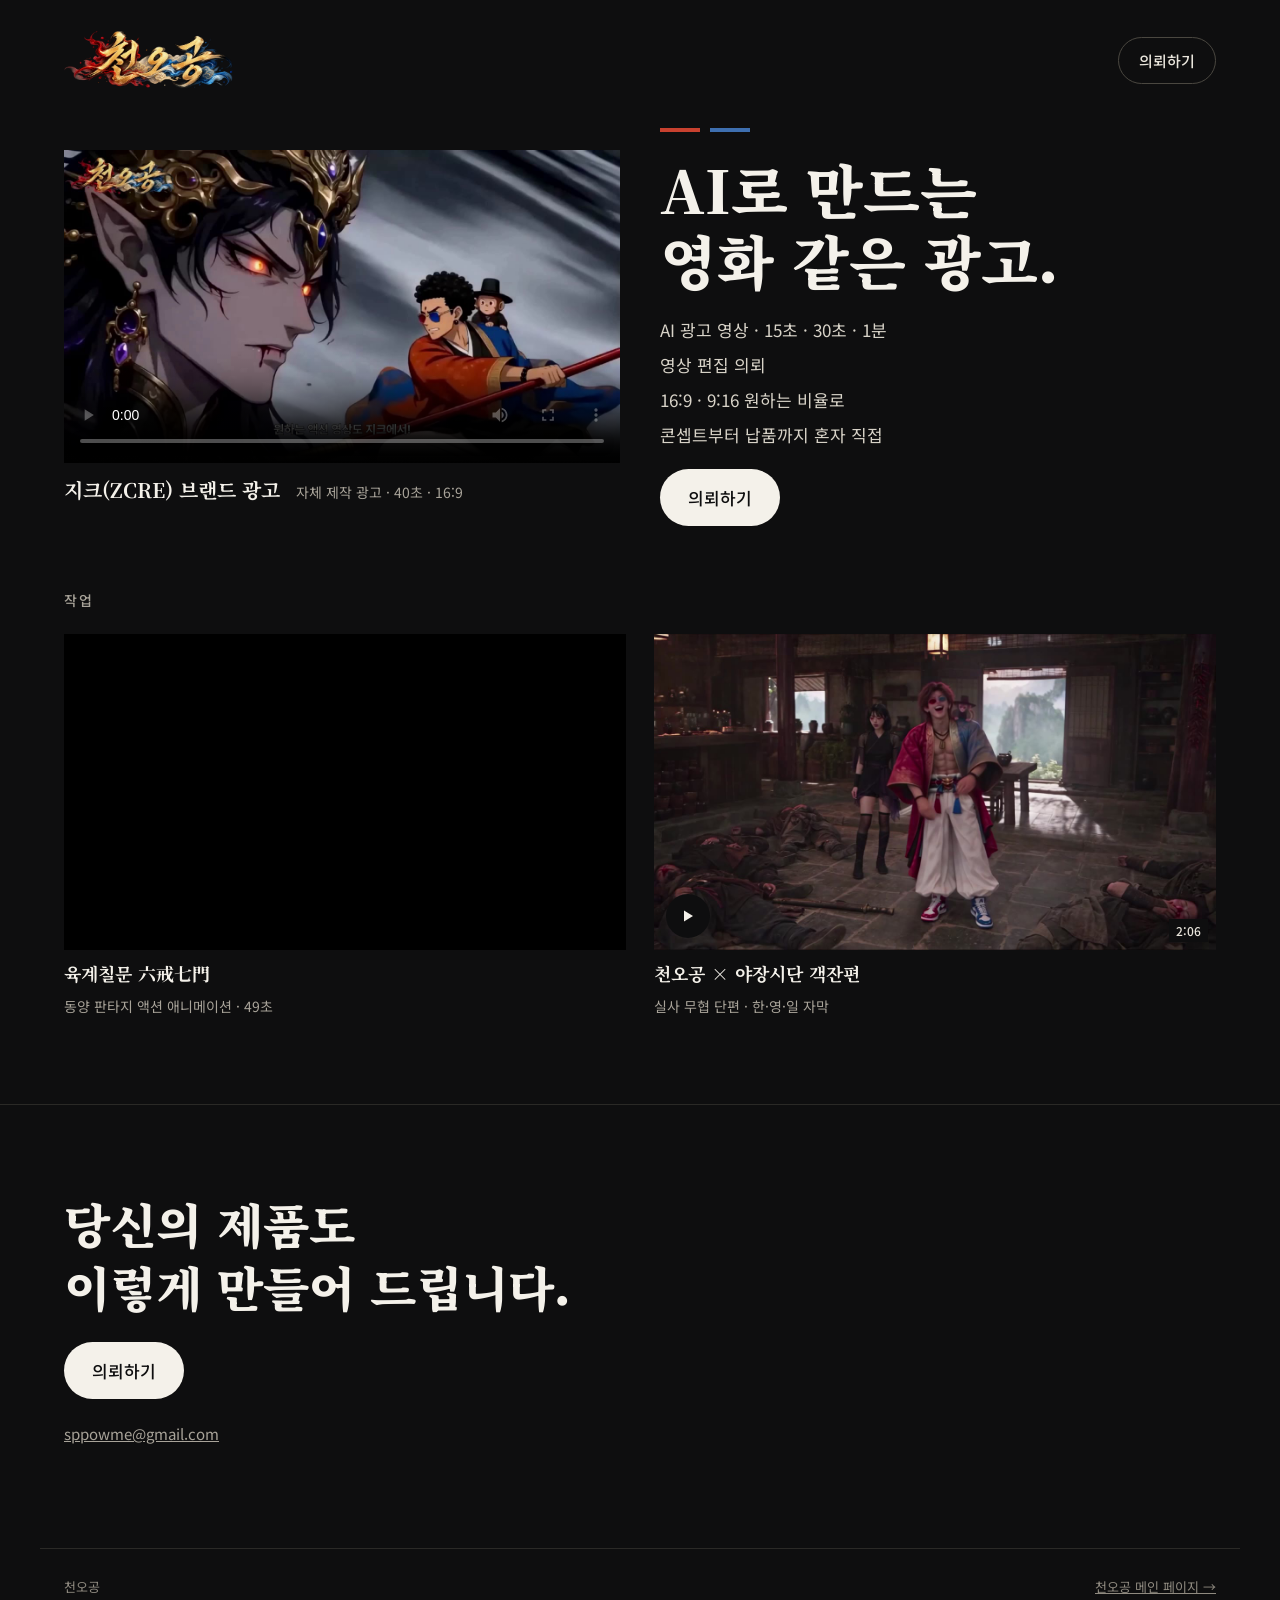
<file: index.html>
<!DOCTYPE html>
<html lang="ko"><head><meta charset="utf-8"><meta name="viewport" content="width=device-width,initial-scale=1">
<title>천오공 · AI 광고 영상</title><meta name="description" content="AI로 만드는 영화 같은 광고. 15초·30초·1분 광고와 영상 편집 의뢰.">
<meta property="og:title" content="천오공 · AI 광고 영상"><meta property="og:description" content="AI로 만드는 영화 같은 광고. 15초·30초·1분 광고와 영상 편집 의뢰."><meta property="og:image" content="img/thumb_yajang.jpg"><meta property="og:type" content="website">
<link rel="preconnect" href="https://fonts.googleapis.com"><link rel="preconnect" href="https://fonts.gstatic.com" crossorigin>
<link href="https://fonts.googleapis.com/css2?family=Noto+Serif+KR:wght@500;700;900&family=Noto+Sans+KR:wght@400;500;700&display=swap" rel="stylesheet">
<link rel="stylesheet" href="style.css?v=3"></head><body>
<header class="top wrap" style="max-width:1200px"><a class="logo" href="index.html"><img src="img/logo.webp" alt="천오공" style="height:64px;width:auto;display:block"></a><button type="button" class="pill ghost" data-open-ask>의뢰하기</button></header>
<section class="wrap" style="max-width:1200px;padding-top:8px;padding-bottom:64px;display:grid;grid-template-columns:repeat(auto-fit,minmax(min(100%,460px),1fr));gap:40px;align-items:center">
<div style="display:flex;flex-direction:column;gap:12px"><video class="own" controls preload="metadata" playsinline poster="img/thumb_zik.jpg" src="media/zik.mp4" aria-label="지크 ZCRE 브랜드 광고"></video><div style="display:flex;flex-wrap:wrap;gap:6px 16px;align-items:baseline"><span class="serif" style="font-weight:700;font-size:20px;color:#F4F1EA">지크(ZCRE) 브랜드 광고</span><span style="font-size:14px;color:#A8A399">자체 제작 광고 · 40초 · 16:9</span></div></div>
<div style="display:flex;flex-direction:column;gap:22px"><div class="bars" aria-hidden="true"><span style="background:#C8412F"></span><span style="background:#3E6FB0"></span></div>
<h1 class="serif" style="margin:0;font-weight:900;font-size:clamp(36px,4.6vw,60px);line-height:1.2;color:#F4F1EA">AI로 만드는<br>영화 같은 광고.</h1>
<ul style="margin:0;padding:0;list-style:none;display:flex;flex-direction:column;gap:10px;font-size:17px;color:#D8D3C8">
<li>AI 광고 영상 · 15초 · 30초 · 1분</li><li>영상 편집 의뢰</li><li>16:9 · 9:16 원하는 비율로</li><li>콘셉트부터 납품까지 혼자 직접</li></ul>
<div style="display:flex;flex-wrap:wrap;gap:12px;align-items:center"><button type="button" class="pill" data-open-ask>의뢰하기</button></div>
</div></section>
<section class="wrap" style="max-width:1200px;padding-bottom:88px;display:flex;flex-direction:column;gap:24px"><h2 class="label">작업</h2>
<div style="display:grid;grid-template-columns:repeat(auto-fit,minmax(min(100%,300px),1fr));gap:28px">
<div style="display:flex;flex-direction:column;gap:10px"><div class="yt"><iframe src="https://www.youtube.com/embed/lMTQRvzOyJk?rel=0&playsinline=1" title="육계칠문" loading="lazy" allow="encrypted-media; picture-in-picture; fullscreen" allowfullscreen></iframe></div><span class="serif" style="font-weight:700;font-size:18px;color:#F4F1EA">육계칠문 六戒七門</span><span style="font-size:14px;color:#A8A399">동양 판타지 액션 애니메이션 · 49초</span></div>
<div style="display:flex;flex-direction:column;gap:10px"><a class="yt" href="https://www.youtube.com/watch?v=j1--AyRVN_k" target="_blank" rel="noopener" aria-label="천오공 × 야장시단 객잔편 유튜브에서 보기"><img src="img/thumb_yajang.jpg" alt="" loading="lazy"><span class="play" aria-hidden="true"><svg width="16" height="16" viewBox="0 0 16 16"><path d="M4 2.5v11l9-5.5z" fill="#F4F1EA"/></svg></span><span class=len>2:06</span></a><span class="serif" style="font-weight:700;font-size:18px;color:#F4F1EA">천오공 × 야장시단 객잔편</span><span style="font-size:14px;color:#A8A399">실사 무협 단편 · 한·영·일 자막</span></div>
</div></section>
<section class="sec"><div class="wrap" style="max-width:1200px;padding-top:88px;padding-bottom:104px;display:flex;flex-direction:column;gap:24px;align-items:flex-start">
<h2 class="serif" style="margin:0;font-weight:900;font-size:clamp(30px,4vw,48px);line-height:1.3;color:#F4F1EA">당신의 제품도<br>이렇게 만들어 드립니다.</h2>
<button type="button" class="pill" data-open-ask>의뢰하기</button><a href="https://mail.google.com/mail/?view=cm&amp;fs=1&amp;to=sppowme@gmail.com&amp;su=%EA%B4%91%EA%B3%A0%20%EC%98%81%EC%83%81%20%EC%9D%98%EB%A2%B0" target="_blank" rel="noopener" style="font-size:15px;color:#A8A399">sppowme@gmail.com</a></div></section>
<dialog id="ask" aria-labelledby="ask-title" style="background:#161618;color:#E9E5DC;border:1px solid #3A3833;border-radius:16px;padding:32px;max-width:440px;width:calc(100% - 32px)">
<h2 id="ask-title" class="serif" style="margin:0 0 8px;font-weight:900;font-size:26px;color:#F4F1EA">어떻게 의뢰할까요?</h2>
<p style="margin:0 0 24px;font-size:15px;color:#A8A399">먼저 물어보거나, 바로 결제하고 시작하세요.</p>
<div style="display:flex;flex-direction:column;gap:12px">
<a class="pill ghost" href="https://mail.google.com/mail/?view=cm&amp;fs=1&amp;to=sppowme@gmail.com&amp;su=%EA%B4%91%EA%B3%A0%20%EC%98%81%EC%83%81%20%EC%9D%98%EB%A2%B0" target="_blank" rel="noopener" style="justify-content:center">메일로 먼저 문의 · sppowme@gmail.com</a>
<span class="pill" aria-disabled="true" style="justify-content:center;opacity:.45;cursor:not-allowed">결제하고 바로 의뢰 · 준비 중</span>
</div>
<form method="dialog" style="margin-top:20px;text-align:right"><button style="font:inherit;font-size:14px;background:none;border:0;color:#A8A399;cursor:pointer;min-height:44px">닫기</button></form>
</dialog>
<footer class="wrap" style="max-width:1200px"><span>천오공</span><a href="works.html" style="color:inherit">천오공 메인 페이지 →</a></footer>
<script src="play.js?v=2"></script></body></html>
</file>
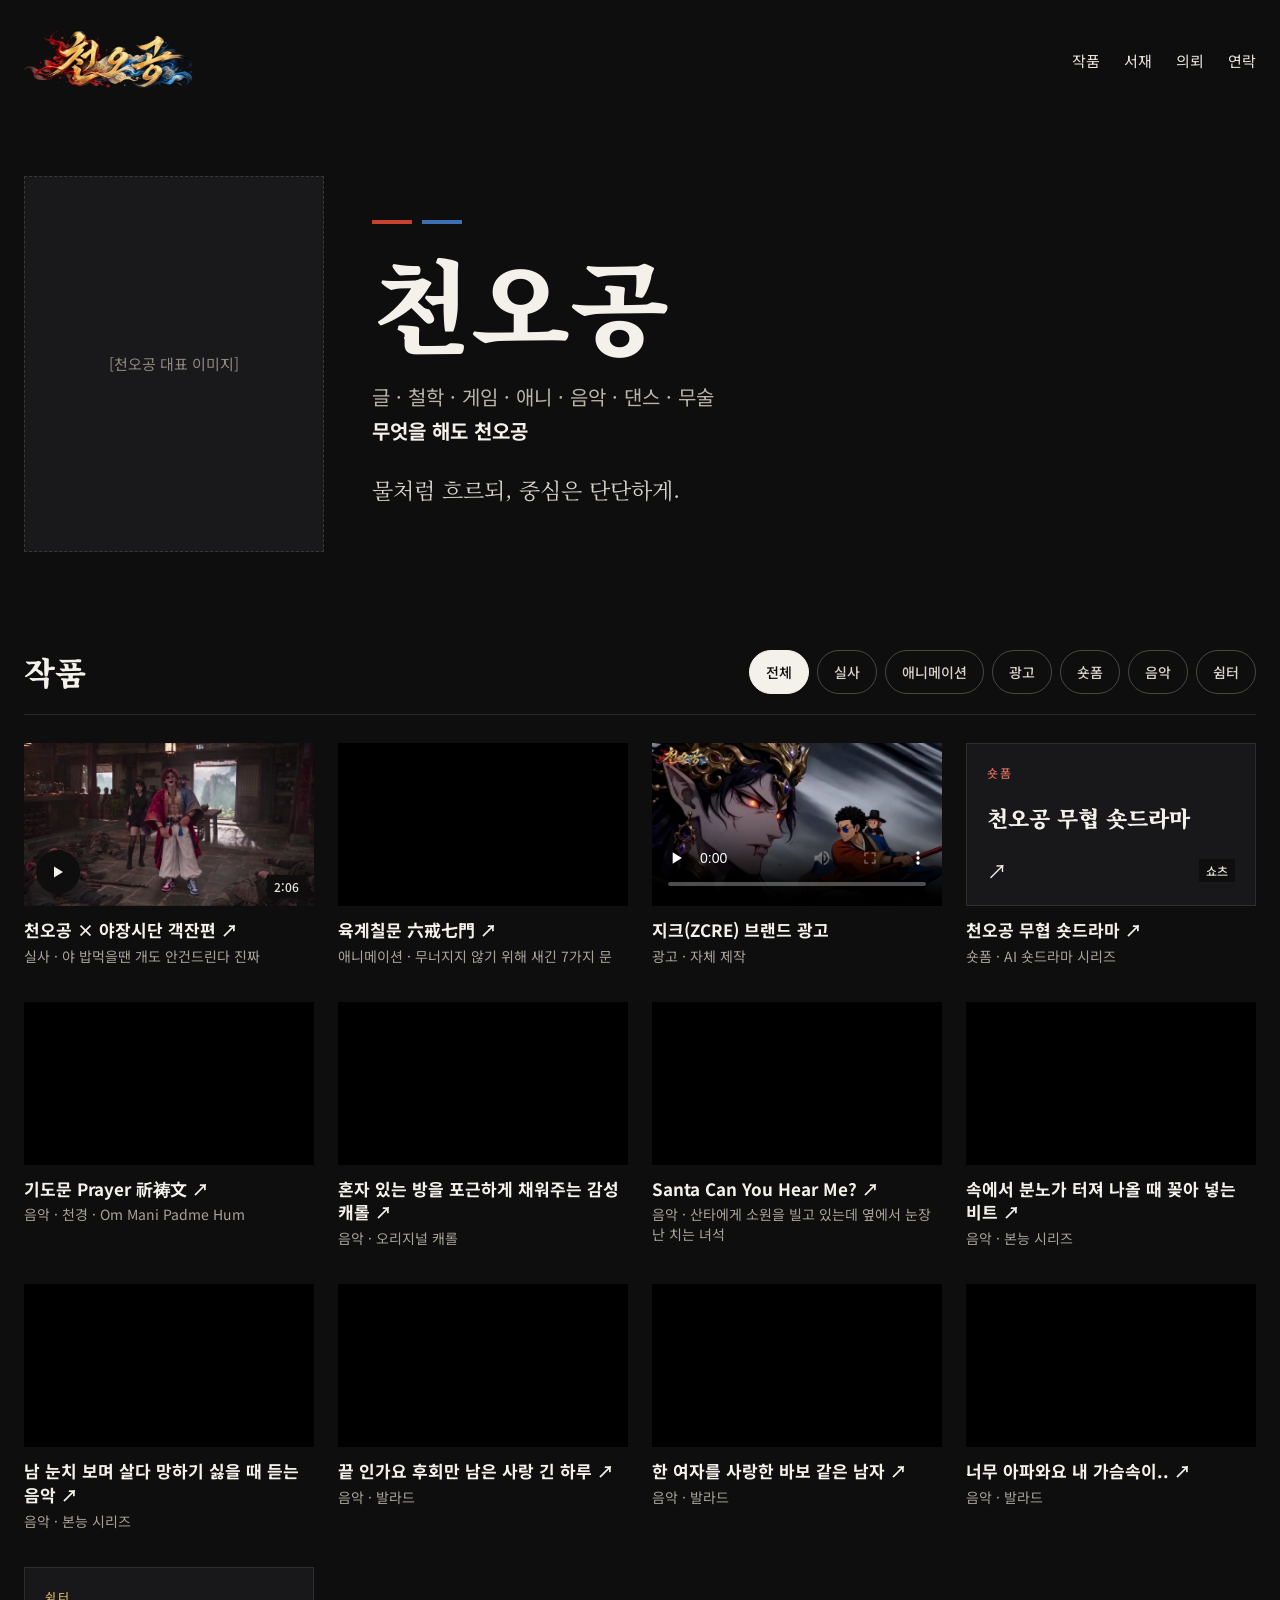
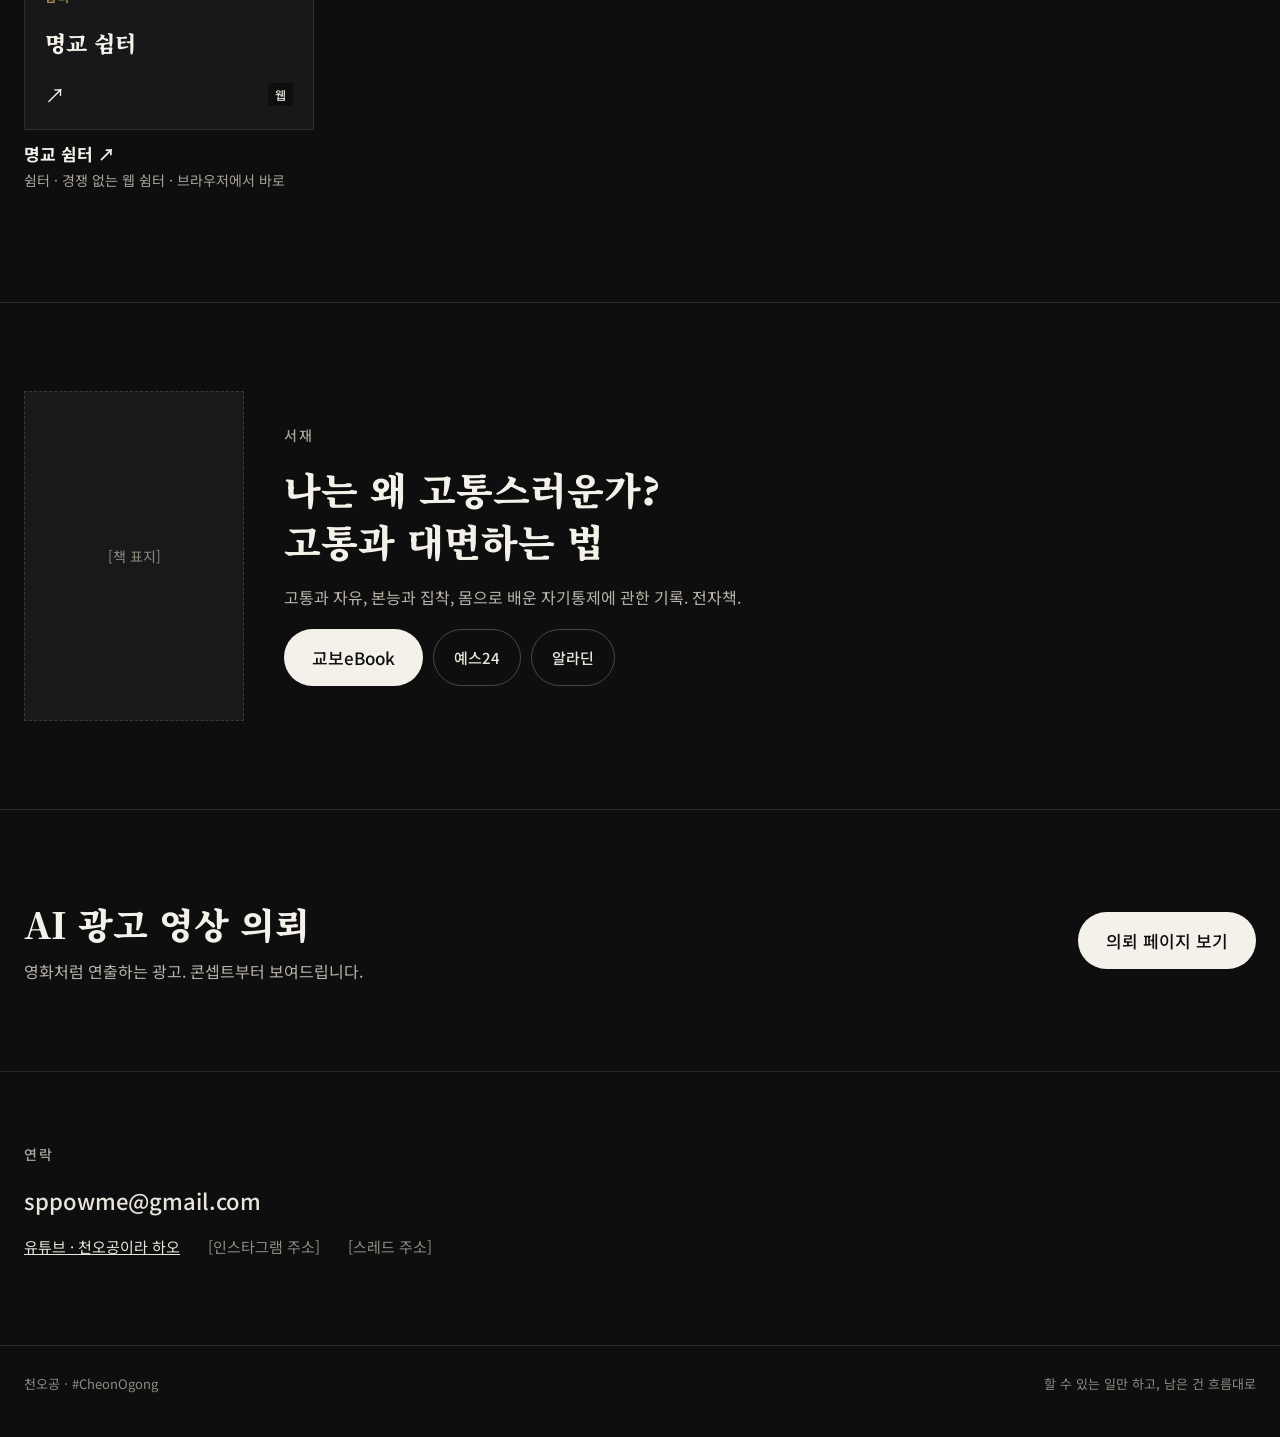
<file: works.html>
<!DOCTYPE html>
<html lang="ko"><head><meta charset="utf-8"><meta name="viewport" content="width=device-width,initial-scale=1">
<title>천오공</title><meta name="description" content="글 · 철학 · 게임 · 애니 · 음악 · 댄스 · 무술 — 무엇을 해도 천오공">
<meta property="og:title" content="천오공"><meta property="og:description" content="글 · 철학 · 게임 · 애니 · 음악 · 댄스 · 무술 — 무엇을 해도 천오공"><meta property="og:image" content="img/thumb_yajang.jpg"><meta property="og:type" content="website">
<link rel="preconnect" href="https://fonts.googleapis.com"><link rel="preconnect" href="https://fonts.gstatic.com" crossorigin>
<link href="https://fonts.googleapis.com/css2?family=Noto+Serif+KR:wght@500;700;900&family=Noto+Sans+KR:wght@400;500;700&display=swap" rel="stylesheet">
<link rel="stylesheet" href="style.css?v=3"></head><body><header class="top wrap"><a class="logo" href="works.html"><img src="img/logo.webp" alt="천오공" style="height:64px;width:auto;display:block"></a><nav aria-label="주요 메뉴"><a href="works.html#works">작품</a><a href="works.html#books">서재</a><a href="index.html">의뢰</a><a href="works.html#contact">연락</a></nav></header>
<section class="wrap" style="padding-top:56px;padding-bottom:72px;display:flex;flex-wrap:wrap;gap:48px;align-items:center">
<div style="flex:1 1 300px;max-width:420px;aspect-ratio:4/5;background:#19191B;border:1px dashed #3A3833;display:flex;align-items:center;justify-content:center"><span style="font-size:15px;color:#8F8A80">[천오공 대표 이미지]</span></div>
<div style="flex:999 1 420px;min-width:0;display:flex;flex-direction:column;gap:24px"><div class="bars" aria-hidden="true"><span style="background:#C8412F"></span><span style="background:#3E6FB0"></span></div>
<h1 class="serif" style="margin:0;font-weight:900;font-size:clamp(52px,8vw,112px);line-height:1.05;color:#F4F1EA">천오공</h1>
<p style="margin:0;font-size:clamp(17px,1.6vw,20px);line-height:1.7;color:#B9B4AA">글 · 철학 · 게임 · 애니 · 음악 · 댄스 · 무술<br><span style="color:#F4F1EA;font-weight:700">무엇을 해도 천오공</span></p>
<p class="serif" style="margin:0;font-size:clamp(18px,1.8vw,22px);line-height:1.6;color:#D8D3C8">물처럼 흐르되, 중심은 단단하게.</p></div></section>
<section id="works" class="wrap" style="padding-top:24px;padding-bottom:112px;display:flex;flex-direction:column;gap:28px">
<div style="display:flex;flex-wrap:wrap;gap:16px;justify-content:space-between;align-items:flex-end;border-bottom:1px solid #2A2926;padding-bottom:20px">
<h2 class="serif" style="margin:0;font-weight:900;font-size:32px;color:#F4F1EA">작품</h2><div class="tabs" role="group" aria-label="분류"><button type="button" data-cat="전체" aria-pressed="true">전체</button><button type="button" data-cat="실사" aria-pressed="false">실사</button><button type="button" data-cat="애니메이션" aria-pressed="false">애니메이션</button><button type="button" data-cat="광고" aria-pressed="false">광고</button><button type="button" data-cat="숏폼" aria-pressed="false">숏폼</button><button type="button" data-cat="음악" aria-pressed="false">음악</button><button type="button" data-cat="쉼터" aria-pressed="false">쉼터</button></div></div>
<div class="grid"><article class="card" data-cat="실사"><a class="yt" href="https://www.youtube.com/watch?v=j1--AyRVN_k" target="_blank" rel="noopener" aria-label="천오공 × 야장시단 객잔편 유튜브에서 보기"><img src="img/thumb_yajang.jpg" alt="" loading="lazy"><span class="play" aria-hidden="true"><svg width="16" height="16" viewBox="0 0 16 16"><path d="M4 2.5v11l9-5.5z" fill="#F4F1EA"/></svg></span><span class=len>2:06</span></a><div style="display:flex;flex-direction:column;gap:4px"><h3><a href="https://www.youtube.com/watch?v=j1--AyRVN_k" target="_blank" rel="noopener">천오공 × 야장시단 객잔편 ↗</a></h3><span class="meta">실사 · 야 밥먹을땐 개도 안건드린다 진짜</span></div></article><article class="card" data-cat="애니메이션"><div class="yt"><iframe src="https://www.youtube.com/embed/lMTQRvzOyJk?rel=0&playsinline=1" title="육계칠문 六戒七門" loading="lazy" allow="encrypted-media; picture-in-picture; fullscreen" allowfullscreen></iframe></div><div style="display:flex;flex-direction:column;gap:4px"><h3><a href="https://www.youtube.com/watch?v=lMTQRvzOyJk" target="_blank" rel="noopener">육계칠문 六戒七門 ↗</a></h3><span class="meta">애니메이션 · 무너지지 않기 위해 새긴 7가지 문</span></div></article><article class="card" data-cat="광고"><video class="own" controls preload="none" playsinline poster="img/thumb_zik.jpg" src="media/zik.mp4" aria-label="지크 ZCRE 브랜드 광고"></video><div style="display:flex;flex-direction:column;gap:4px"><h3>지크(ZCRE) 브랜드 광고</h3><span class="meta">광고 · 자체 제작</span></div></article><article class="card" data-cat="숏폼"><a class="textcard" href="https://www.youtube.com/channel/UCWvJD3z6w89sGG5rWZgM4WA/shorts" target="_blank" rel="noopener"><span style="font-size:12px;font-weight:500;letter-spacing:.14em;color:#D86A5A">숏폼</span><span class="serif" style="font-weight:900;font-size:22px;line-height:1.35;color:#F4F1EA">천오공 무협 숏드라마</span><span style="display:flex;justify-content:space-between;align-items:center"><span aria-hidden="true" style="font-size:20px;color:#F4F1EA">↗</span><span style="font-size:12px;font-weight:500;padding:3px 7px;background:#0E0E0F">쇼츠</span></span></a><div style="display:flex;flex-direction:column;gap:4px"><h3><a href="https://www.youtube.com/channel/UCWvJD3z6w89sGG5rWZgM4WA/shorts" target="_blank" rel="noopener">천오공 무협 숏드라마 ↗</a></h3><span class="meta">숏폼 · AI 숏드라마 시리즈</span></div></article><article class="card" data-cat="음악"><div class="yt"><iframe src="https://www.youtube.com/embed/7zSiomeFgSg?rel=0&playsinline=1" title="기도문 Prayer 祈祷文" loading="lazy" allow="encrypted-media; picture-in-picture; fullscreen" allowfullscreen></iframe></div><div style="display:flex;flex-direction:column;gap:4px"><h3><a href="https://www.youtube.com/watch?v=7zSiomeFgSg" target="_blank" rel="noopener">기도문 Prayer 祈祷文 ↗</a></h3><span class="meta">음악 · 천경 · Om Mani Padme Hum</span></div></article><article class="card" data-cat="음악"><div class="yt"><iframe src="https://www.youtube.com/embed/yKYOIgo-D0A?rel=0&playsinline=1" title="혼자 있는 방을 포근하게 채워주는 감성 캐롤" loading="lazy" allow="encrypted-media; picture-in-picture; fullscreen" allowfullscreen></iframe></div><div style="display:flex;flex-direction:column;gap:4px"><h3><a href="https://www.youtube.com/watch?v=yKYOIgo-D0A" target="_blank" rel="noopener">혼자 있는 방을 포근하게 채워주는 감성 캐롤 ↗</a></h3><span class="meta">음악 · 오리지널 캐롤</span></div></article><article class="card" data-cat="음악"><div class="yt"><iframe src="https://www.youtube.com/embed/JE98q93B8ns?rel=0&playsinline=1" title="Santa Can You Hear Me?" loading="lazy" allow="encrypted-media; picture-in-picture; fullscreen" allowfullscreen></iframe></div><div style="display:flex;flex-direction:column;gap:4px"><h3><a href="https://www.youtube.com/watch?v=JE98q93B8ns" target="_blank" rel="noopener">Santa Can You Hear Me? ↗</a></h3><span class="meta">음악 · 산타에게 소원을 빌고 있는데 옆에서 눈장난 치는 녀석</span></div></article><article class="card" data-cat="음악"><div class="yt"><iframe src="https://www.youtube.com/embed/KmuTbog3iMI?rel=0&playsinline=1" title="속에서 분노가 터져 나올 때 꽂아 넣는 비트" loading="lazy" allow="encrypted-media; picture-in-picture; fullscreen" allowfullscreen></iframe></div><div style="display:flex;flex-direction:column;gap:4px"><h3><a href="https://www.youtube.com/watch?v=KmuTbog3iMI" target="_blank" rel="noopener">속에서 분노가 터져 나올 때 꽂아 넣는 비트 ↗</a></h3><span class="meta">음악 · 본능 시리즈</span></div></article><article class="card" data-cat="음악"><div class="yt"><iframe src="https://www.youtube.com/embed/R8m70svWlbU?rel=0&playsinline=1" title="남 눈치 보며 살다 망하기 싫을 때 듣는 음악" loading="lazy" allow="encrypted-media; picture-in-picture; fullscreen" allowfullscreen></iframe></div><div style="display:flex;flex-direction:column;gap:4px"><h3><a href="https://www.youtube.com/watch?v=R8m70svWlbU" target="_blank" rel="noopener">남 눈치 보며 살다 망하기 싫을 때 듣는 음악 ↗</a></h3><span class="meta">음악 · 본능 시리즈</span></div></article><article class="card" data-cat="음악"><div class="yt"><iframe src="https://www.youtube.com/embed/7qQgBXFMs0c?rel=0&playsinline=1" title="끝 인가요 후회만 남은 사랑 긴 하루" loading="lazy" allow="encrypted-media; picture-in-picture; fullscreen" allowfullscreen></iframe></div><div style="display:flex;flex-direction:column;gap:4px"><h3><a href="https://www.youtube.com/watch?v=7qQgBXFMs0c" target="_blank" rel="noopener">끝 인가요 후회만 남은 사랑 긴 하루 ↗</a></h3><span class="meta">음악 · 발라드</span></div></article><article class="card" data-cat="음악"><div class="yt"><iframe src="https://www.youtube.com/embed/oVlJdjCtu1A?rel=0&playsinline=1" title="한 여자를 사랑한 바보 같은 남자" loading="lazy" allow="encrypted-media; picture-in-picture; fullscreen" allowfullscreen></iframe></div><div style="display:flex;flex-direction:column;gap:4px"><h3><a href="https://www.youtube.com/watch?v=oVlJdjCtu1A" target="_blank" rel="noopener">한 여자를 사랑한 바보 같은 남자 ↗</a></h3><span class="meta">음악 · 발라드</span></div></article><article class="card" data-cat="음악"><div class="yt"><iframe src="https://www.youtube.com/embed/2MunT8QskQ4?rel=0&playsinline=1" title="너무 아파와요 내 가슴속이.." loading="lazy" allow="encrypted-media; picture-in-picture; fullscreen" allowfullscreen></iframe></div><div style="display:flex;flex-direction:column;gap:4px"><h3><a href="https://www.youtube.com/watch?v=2MunT8QskQ4" target="_blank" rel="noopener">너무 아파와요 내 가슴속이.. ↗</a></h3><span class="meta">음악 · 발라드</span></div></article><article class="card" data-cat="쉼터"><a class="textcard" href="https://myeonggyo-beopdang.mrsss1265.chatgpt.site/" target="_blank" rel="noopener"><span style="font-size:12px;font-weight:500;letter-spacing:.14em;color:#C9A75A">쉼터</span><span class="serif" style="font-weight:900;font-size:22px;line-height:1.35;color:#F4F1EA">명교 쉼터</span><span style="display:flex;justify-content:space-between;align-items:center"><span aria-hidden="true" style="font-size:20px;color:#F4F1EA">↗</span><span style="font-size:12px;font-weight:500;padding:3px 7px;background:#0E0E0F">웹</span></span></a><div style="display:flex;flex-direction:column;gap:4px"><h3><a href="https://myeonggyo-beopdang.mrsss1265.chatgpt.site/" target="_blank" rel="noopener">명교 쉼터 ↗</a></h3><span class="meta">쉼터 · 경쟁 없는 웹 쉼터 · 브라우저에서 바로</span></div></article></div></section>
<section id="books" class="sec"><div class="wrap" style="padding-top:88px;padding-bottom:88px;display:flex;flex-wrap:wrap;gap:40px;align-items:center">
<div style="flex:0 1 220px;aspect-ratio:2/3;background:#19191B;border:1px dashed #3A3833;display:flex;align-items:center;justify-content:center"><span style="font-size:14px;color:#8F8A80">[책 표지]</span></div>
<div style="flex:999 1 360px;min-width:0;display:flex;flex-direction:column;gap:18px;align-items:flex-start"><h2 class="label">서재</h2>
<p class="serif" style="margin:0;font-weight:900;font-size:clamp(26px,3vw,38px);line-height:1.35;color:#F4F1EA">나는 왜 고통스러운가?<br>고통과 대면하는 법</p>
<p style="margin:0;font-size:16px;line-height:1.7;color:#B9B4AA;max-width:560px">고통과 자유, 본능과 집착, 몸으로 배운 자기통제에 관한 기록. 전자책.</p>
<div style="display:flex;flex-wrap:wrap;gap:10px"><a class="pill" href="https://ebook-product.kyobobook.co.kr/dig/epd/ebook/E000011530540" target="_blank" rel="noopener">교보eBook</a><a class="pill ghost" href="https://www.yes24.com/product/goods/147564033" target="_blank" rel="noopener">예스24</a><a class="pill ghost" href="https://www.aladin.co.kr/author/wauthor_overview.aspx?AuthorSearch=@10281443" target="_blank" rel="noopener">알라딘</a></div></div></div></section>
<section class="sec"><div class="wrap" style="padding-top:88px;padding-bottom:88px;display:flex;flex-wrap:wrap;gap:24px;justify-content:space-between;align-items:center">
<div style="display:flex;flex-direction:column;gap:10px"><h2 class="serif" style="margin:0;font-weight:900;font-size:clamp(26px,3vw,36px);color:#F4F1EA">AI 광고 영상 의뢰</h2>
<p style="margin:0;font-size:16px;color:#B9B4AA">영화처럼 연출하는 광고. 콘셉트부터 보여드립니다.</p></div><a class="pill" href="index.html">의뢰 페이지 보기</a></div></section>
<section id="contact" class="sec"><div class="wrap" style="padding-top:72px;padding-bottom:88px;display:flex;flex-direction:column;gap:20px"><h2 class="label">연락</h2>
<a href="https://mail.google.com/mail/?view=cm&amp;fs=1&amp;to=sppowme@gmail.com&amp;su=%EA%B4%91%EA%B3%A0%20%EC%98%81%EC%83%81%20%EC%9D%98%EB%A2%B0" target="_blank" rel="noopener" style="font-size:22px;font-weight:500;text-decoration:none;align-self:flex-start">sppowme@gmail.com</a>
<div style="display:flex;flex-wrap:wrap;gap:8px 28px;font-size:15px;color:#8F8A80"><a href="https://www.youtube.com/channel/UCWvJD3z6w89sGG5rWZgM4WA" target="_blank" rel="noopener">유튜브 · 천오공이라 하오</a><span>[인스타그램 주소]</span><span>[스레드 주소]</span></div></div></section>
<footer class="wrap"><span>천오공 · #CheonOgong</span><span>할 수 있는 일만 하고, 남은 건 흐름대로</span></footer>
<script src="play.js?v=2"></script></body></html>
</file>
<file: style.css>
*{box-sizing:border-box}
body{margin:0;background:#0E0E0F;color:#E9E5DC;font-family:'Noto Sans KR',system-ui,sans-serif}
a{color:#E9E5DC}a:hover{color:#fff}
.serif{font-family:'Noto Serif KR',serif}
.wrap{max-width:1280px;margin:0 auto;padding-left:24px;padding-right:24px}
header.top{display:flex;flex-wrap:wrap;gap:16px;justify-content:space-between;align-items:center;padding-top:28px;padding-bottom:28px}
.logo{font-family:'Noto Serif KR',serif;font-weight:900;font-size:26px;letter-spacing:.04em;color:#F4F1EA;text-decoration:none}
nav{display:flex;flex-wrap:wrap;gap:4px 24px;font-size:15px}
nav a{text-decoration:none;min-height:44px;display:inline-flex;align-items:center}
.bars{display:flex;gap:10px}.bars span{width:40px;height:4px;display:block}
.label{margin:0;font-size:14px;font-weight:500;letter-spacing:.16em;color:#A8A399}
.sec{border-top:1px solid #2A2926}
.pill{font-size:17px;font-weight:500;text-decoration:none;padding:16px 28px;background:#F4F1EA;color:#0E0E0F;border-radius:999px;min-height:52px;display:inline-flex;align-items:center}
.pill:hover{color:#0E0E0F;background:#fff}
.pill.ghost{background:transparent;color:#E9E5DC;border:1px solid #4A4740;font-size:15px;padding:12px 20px;min-height:44px}
/* video facade */
.yt{position:relative;aspect-ratio:16/9;width:100%;background:#000;border:0;padding:0;cursor:pointer;display:block;overflow:hidden}
.yt img{width:100%;height:100%;object-fit:cover;display:block;transition:transform .4s}
.yt:hover img{transform:scale(1.03)}
.yt .play{position:absolute;left:12px;bottom:12px;width:44px;height:44px;border-radius:999px;background:#0E0E0F;display:flex;align-items:center;justify-content:center}
.yt .len{position:absolute;right:8px;bottom:8px;font-size:12px;font-weight:500;padding:3px 7px;background:#0E0E0F;color:#E9E5DC}
.yt iframe,.yt video{position:absolute;inset:0;width:100%;height:100%;border:0}
.yt.big .play{left:20px;bottom:20px;width:64px;height:64px}
video.own{aspect-ratio:16/9;width:100%;display:block;background:#000;object-fit:cover}
.textcard{aspect-ratio:16/9;width:100%;display:flex;flex-direction:column;justify-content:space-between;padding:20px;background:#18181A;border:1px solid #2E2D2A;text-decoration:none}
/* works */
.tabs{display:flex;flex-wrap:wrap;gap:8px}
.tabs button{font:inherit;font-size:14px;font-weight:500;padding:10px 16px;min-height:44px;border-radius:999px;cursor:pointer;background:transparent;color:#D8D3C8;border:1px solid #4A4740}
.tabs button[aria-pressed=true]{background:#F4F1EA;color:#0E0E0F;border-color:#F4F1EA}
.grid{display:grid;grid-template-columns:repeat(auto-fill,minmax(min(100%,280px),1fr));gap:36px 24px}
.card{display:flex;flex-direction:column;gap:12px}
.card h3{margin:0;font-size:17px;font-weight:700;line-height:1.4;color:#F4F1EA}
.card h3 a{color:#F4F1EA;text-decoration:none}.card h3 a:hover{text-decoration:underline}
.card .meta{font-size:14px;color:#A8A399}
.card[hidden]{display:none}
footer{display:flex;justify-content:space-between;flex-wrap:wrap;gap:12px;border-top:1px solid #2A2926;padding-top:28px;padding-bottom:44px;font-size:13px;color:#8F8A80}
dialog::backdrop{background:rgba(0,0,0,.7)} button.pill{border:0;font:inherit;font-size:17px;font-weight:500;cursor:pointer} button.pill.ghost{border:1px solid #4A4740;font-size:15px} #ask .pill.ghost{color:#F4F1EA;background:transparent}
</file>
